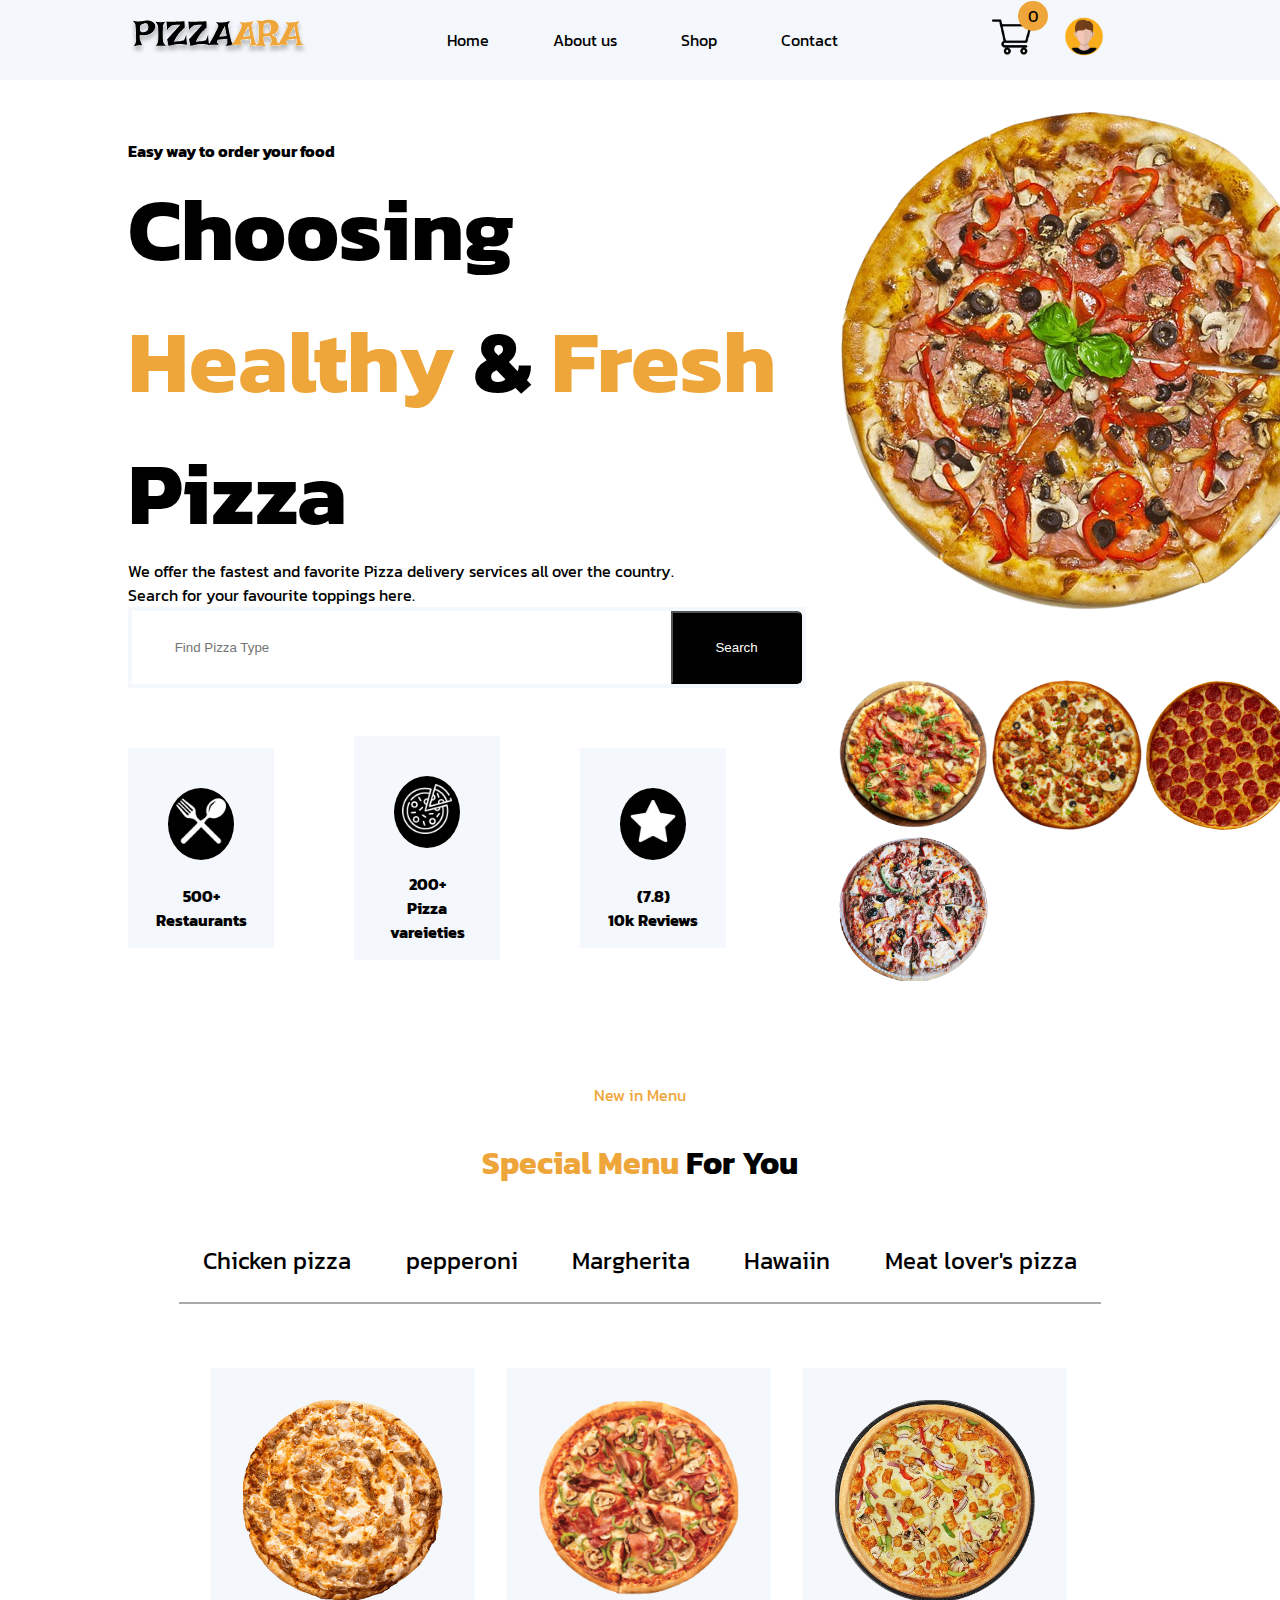
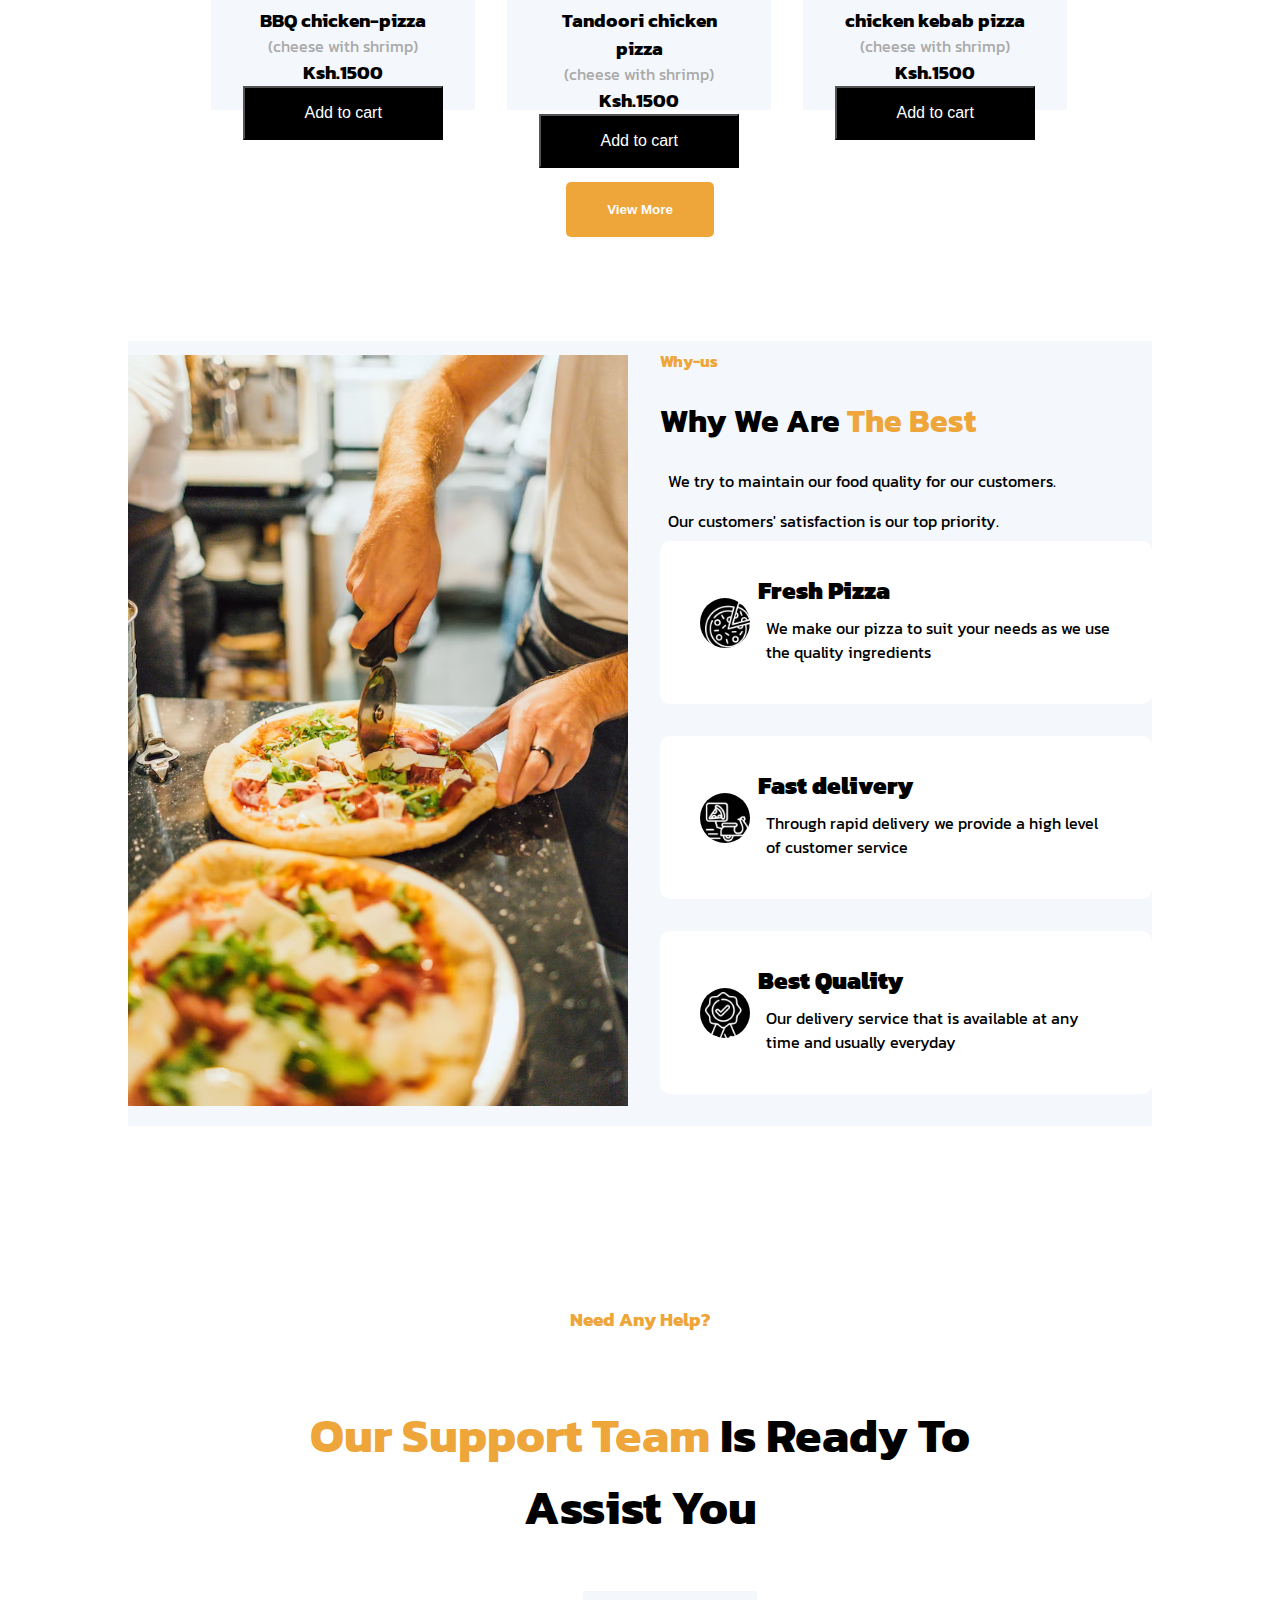
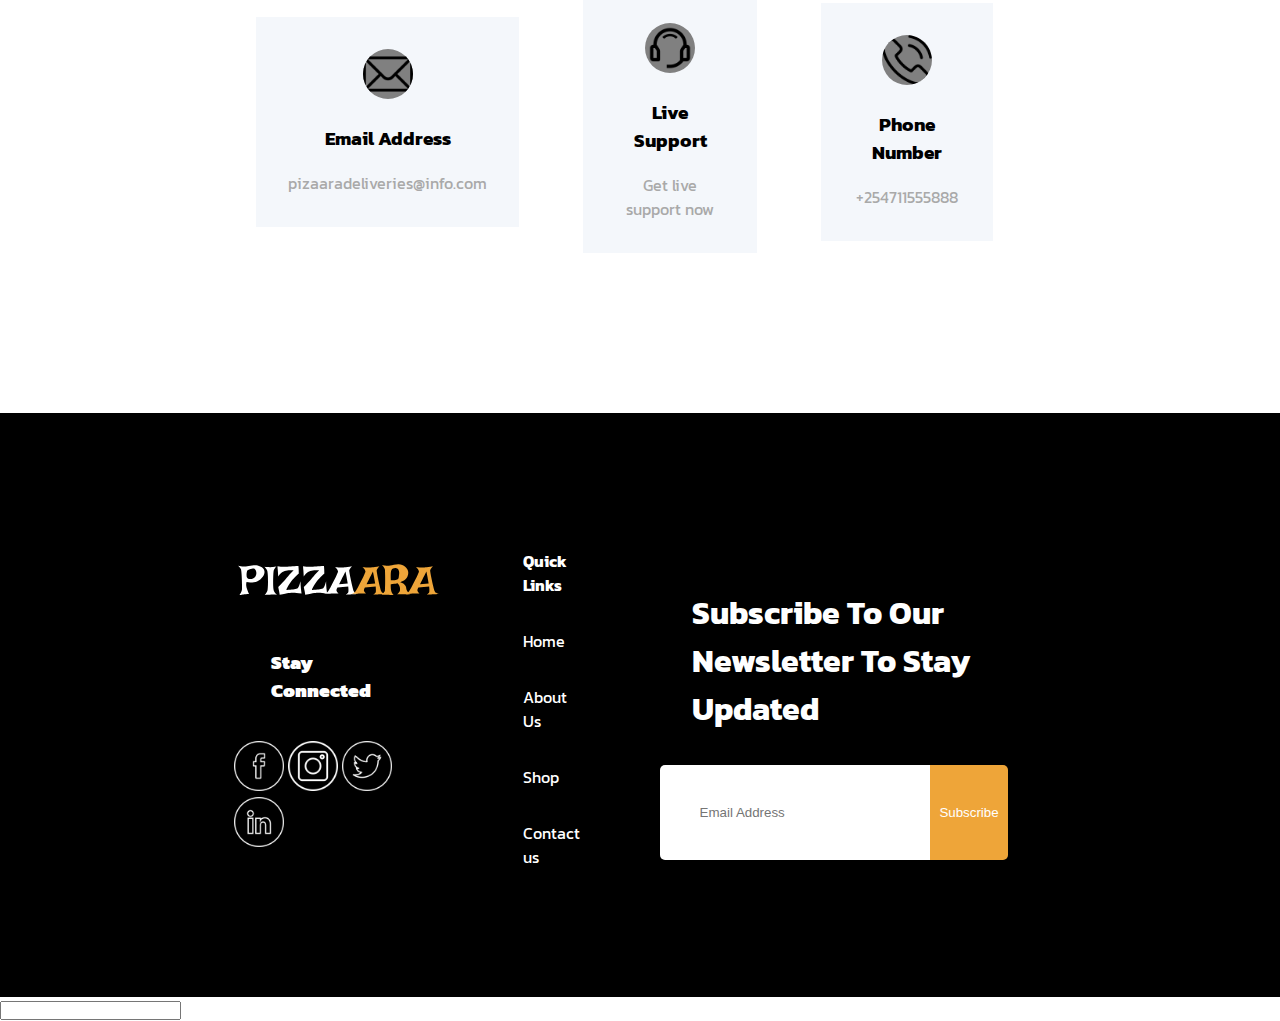
<file: index.html>
<!DOCTYPE html>
<html lang="en">
  <head>
    <link
      rel="stylesheet"
      href="https://cdnjs.cloudflare.com/ajax/libs/font-awesome/6.4.0/css/all.min.css"
      integrity="sha512-iecdLmaskl7CVkqkXNQ/ZH/XLlvWZOJyj7Yy7tcenmpD1ypASozpmT/E0iPtmFIB46ZmdtAc9eNBvH0H/ZpiBw=="
      crossorigin="anonymous"
      referrerpolicy="no-referrer"
    />
    <link rel="preconnect" href="https://fonts.googleapis.com" />
    <link rel="preconnect" href="https://fonts.gstatic.com" crossorigin />
    <link
      href="https://fonts.googleapis.com/css2?family=Kanit:wght@400;700&display=swap"
      rel="stylesheet"
    />
    <link href="CSS/style.css" rel="stylesheet" />
    <meta charset="UTF-8" />
    <meta http-equiv="X-UA-Compatible" content="IE=edge" />
    <meta name="viewport" content="width=device-width, initial-scale=1.0" />
    <title>Pizzaara Deliveries</title>
  </head>
  <body>
    <header>
      <nav class="nav">
        <div class="container">
          <div class="nav__container">
            <div class="nav__left">
              <img src="images/logo.svg" alt="logo for pizzaara deliveries" />
            </div>
            <div class="nav__center">
              <ul>
                <li><a href="./index.html">Home</a></li>
                <li><a href="#">About us</a></li>
                <li><a href="./shop.html">Shop</a></li>
                <li><a href=" ./contact.html">Contact</a></li>
              </ul>
            </div>
            <div class="nav__right">
              
              <ul>
                <li>
                  
                  <span  id="counter" class="nav__right--counter">0</span>
                  <img
                    width="40"
                    src="images/shopping-cart.png"
                    alt="shopping-cart"
                  />
                  <span class="nav__box" id="cart-preview">
                    <h3>Cart</h3>
                    <p>Cart is empty</p>
                  </span>
                </li>
                <li>
                  <img width="40" src="images/avatar.png" alt="user profile" />
                </li>
                <li><i class="fa-solid fa-bars-staggered"></i></li>
              </ul>
            </div>
          </div>
        </div>

      </nav>
      <section class="hero">
        <div class="container">
          <div class="hero__container">
            <div class="hero__left">
              <p><strong>Easy way to order your food</strong></p>
              <h1>
                Choosing <span class="hero__left--orange">Healthy</span> &
                <span class="hero__left--orange"> Fresh </span>Pizza
              </h1>
              <p>
                We offer the fastest and favorite Pizza delivery services all
                over the country.
              </p>
              <p>Search for your favourite toppings here.</p>
              <div class="hero__left--search">
                <i class="fa-solid fa-magnifying-glass fa-2x"></i>
                <form>
                  <input placeholder="Find Pizza Type" type="text" />
                  <button type="submit">Search</button>
                </form>
              </div>

              <div class="hero__left__stats">
                <div class="hero__left__stats--gray">
                  <div class="hero__left__stats--img">
                    <img
                      width="50"
                      src="images/cutlery.png"
                      alt="these are cutlery"
                    />
                  </div>
                  <p><strong>500+</strong></p>
                  <p><strong>Restaurants</strong></p>
                </div>
                <div class="hero__left__stats--gray">
                  <div class="hero__left__stats--img">
                    <img
                      width="50"
                      src="images/fresh-pizza.png"
                      alt="they are fresh-pizza"
                    />
                  </div>
                  <p><strong>200+</strong></p>
                  <p><strong>Pizza vareieties</strong></p>
                </div>
                <div class="hero__left__stats--gray">
                  <div class="hero__left__stats--img">
                    <img width="50" src="images/star.png" alt="star" />
                  </div>
                  <p><strong>(7.8)</strong></p>
                  <p><strong>10k Reviews</strong></p>
                </div>
              </div>
            </div>
            <div class="hero__right">
              <div>
                <div class="hero__right--large">
                  <img src="images/hero-pizza.png" alt="hero-pizza" />
                </div>
                <div class="hero__right--small">
                  <img width="150" src="images/pizza-1.png" alt="pizza-1" />
                  <img width="150" src="images/pizza-2.png" alt="pizza-2" />
                  <img width="150" src="images/pizza-3.png" alt="pizza-3" />
                  <img width="150" src="images/pizza-4.png" alt="pizza-4" />
                </div>
              </div>
            </div>
          </div>
        </div>
      </section>
    </header>

    <!-- Main Part Starts Here -->
    <main>
      <section class="menu">
        <div class="container">
          <div>
            <p><span class="orange">New in Menu </span></p>
            <h2><span class="menu__orange"> Special Menu </span> For You</h2>
          </div>
          <div>
            <ul >
              <li class="select">Chicken pizza</li>
              <li class="select">pepperoni</li>
              <li class="select">Margherita</li>
              <li class="select">Hawaiin</li>
              <li class="select">Meat lover's pizza</li>
            </ul>
          </div>
          <div class="menu__container">
            <!-- Chicken Pizza -->
            <div class="menu__item chicken">
              <div class="img">
                <img
                  width="200"
                  src="images/barbecue-chicken-pizza.png"
                  alt=" chicken-pizza"
                />
                <h3>BBQ chicken-pizza</h3>
                <p>(cheese with shrimp)</p>
                <h3 data-price="1500">Ksh.1500</h3>
                <button class="btn-black add-to-cart">Add to cart</button>
              </div>
              <div class="img">
                <img
                  width="200"
                  src="images/tandoori-chicken.png"
                  alt=" tandoori pizza"
                />
                <h3>Tandoori chicken pizza</h3>
                <p>(cheese with shrimp)</p>
                <h3 data-price="1500">Ksh.1500</h3>
                <button class="btn-black add-to-cart">Add to cart</button>
              </div>
              <div class="img">
                <img
                  width="200"
                  src="images/chicken-kebab.png"
                  alt=" kebab-pizza"
                />
                <h3>chicken kebab pizza</h3>
                <p>(cheese with shrimp)</p>
                <h3 data-price="1500">Ksh.1500</h3>
                <button class="btn-black add-to-cart">Add to cart</button>
              </div>
            </div>

            <!-- Pepperoni Pizza -->
            <div class="menu__item pepperoni">
              <div class="img">
                <img
                  width="200"
                  src="images/barbecue-chicken-pizza.png"
                  alt=" chicken-pizza"
                />
                <h3>BBQ pepperoni-pizza</h3>
                <p>(cheese with shrimp)</p>
                <h3 data-price="1500">Ksh.1500</h3>
                <button class="btn-black add-to-cart">Add to cart</button>
              </div>
              <div class="img">
                <img
                  width="200"
                  src="images/tandoori-chicken.png"
                  alt=" tandoori pizza"
                />
                <h3>Tandoori pepperoni pizza</h3>
                <p>(cheese with shrimp)</p>
                <h3 data-price="1500">Ksh.1500</h3>
                <button class="btn-black add-to-cart">Add to cart</button>
              </div>
              <div class="img">
                <img
                  width="200"
                  src="images/chicken-kebab.png"
                  alt=" kebab-pizza"
                />
                <h3>pepperoni kebab pizza</h3>
                <p>(cheese with shrimp)</p>
                <h3 data-price="1500">Ksh.1500</h3>
                <button class="btn-black add-to-cart">Add to cart</button>
              </div>
            </div>

            <!-- Magherita Pizza -->
            <div class="menu__item magherita">
              <div class="img">
                <img
                  width="200"
                  src="images/barbecue-chicken-pizza.png"
                  alt=" chicken-pizza"
                />
                <h3>BBQ magherita-pizza</h3>
                <p>(cheese with shrimp)</p>
                <h3 data-price="1500">Ksh.1500</h3>
                <button class="btn-black add-to-cart">Add to cart</button>
              </div>
              <div class="img">
                <img
                  width="200"
                  src="images/tandoori-chicken.png"
                  alt=" tandoori pizza"
                />
                <h3>Tandoori magherita pizza</h3>
                <p>(cheese with shrimp)</p>
                <h3 data-price="1500">Ksh.1500</h3>
                <button class="btn-black add-to-cart">Add to cart</button>
              </div>
              <div class="img">
                <img
                  width="200"
                  src="images/chicken-kebab.png"
                  alt=" kebab-pizza"
                />
                <h3>magherita kebab pizza</h3>
                <p>(cheese with shrimp)</p>
                <h3 data-price="1500">Ksh.1500</h3>
                <button class="btn-black add-to-cart">Add to cart</button>
              </div>
            </div>

            <!-- Hawaiian Pizza -->
            <div class="menu__item hawaiian">
              <div class="img">
                <img
                  width="200"
                  src="images/barbecue-chicken-pizza.png"
                  alt=" chicken-pizza"
                />
                <h3>BBQ Hawaiian-pizza</h3>
                <p>(cheese with shrimp)</p>
                <h3 data-price="1500">Ksh.1500</h3>
                <button class="btn-black add-to-cart">Add to cart</button>
              </div>
              <div class="img">
                <img
                  width="200"
                  src="images/tandoori-chicken.png"
                  alt=" tandoori pizza"
                />
                <h3>Tandoori Hawaiian pizza</h3>
                <p>(cheese with shrimp)</p>
                <h3 data-price="1500">Ksh.1500</h3>
                <button class="btn-black add-to-cart">Add to cart</button>
              </div>
              <div class="img">
                <img
                  width="200"
                  src="images/chicken-kebab.png"
                  alt=" kebab-pizza"
                />
                <h3>Hawaiian kebab pizza</h3>
                <p>(cheese with shrimp)</p>
                <h3 data-price="1500">Ksh.1500</h3>
                <button class="btn-black add-to-cart">Add to cart</button>
              </div>
            </div>

            <!-- Meat Lovers Pizza -->
            <div class="menu__item meatlovers">
              <div class="img">
                <img
                  width="200"
                  src="images/barbecue-chicken-pizza.png"
                  alt=" chicken-pizza"
                />
                <h3>BBQ Meat Lovers-pizza</h3>
                <p>(cheese with shrimp)</p>
                <h3 data-price="1500">Ksh.1500</h3>
                <button class="btn-black add-to-cart">Add to cart</button>
              </div>
              <div class="img">
                <img
                  width="200"
                  src="images/tandoori-chicken.png"
                  alt=" tandoori pizza"
                />
                <h3>Tandoori Meat Lovers pizza</h3>
                <p>(cheese with shrimp)</p>
                <h3 data-price="1500">Ksh.1500</h3>
                <button class="btn-black add-to-cart">Add to cart</button>
              </div>
              <div class="img">
                <img
                  width="200"
                  src="images/chicken-kebab.png"
                  alt=" kebab-pizza"
                />
                <h3>Meat Lovers kebab pizza</h3>
                <p>(cheese with shrimp)</p>
                <h3 data-price="1500">Ksh.1500</h3>
                <button class="btn-black add-to-cart">Add to cart</button>
              </div>
            </div>
          </div>
          <div><button class="btn-orange">View More</button></div>
        </div>
      </section>

      <section class="testimonials">
        <div class="container">
          <div class="testimonials__container">
            <div class="testimonials__left">
              <img width="500" src="images/why-us.png" alt="why-us" />
            </div>
            <div class="testimonials__right">
              <div>
                <h4>Why-us</h4>
                <h2>
                  Why We Are
                  <span class="testimonials__right--orange">The Best </span>
                </h2>
                <p class="testimonial__black">
                  We try to maintain our food quality for our customers.
                </p>
                <p>Our customers' satisfaction is our top priority.</p>
              </div>
              <div class="testimonials__stats">
                <div class="testimonials__right--stats">
                  <div class="img">
                    <img width="50" src="images/fresh-pizza.png" alt="fresh" />
                  </div>
                  <div>
                    <h3><strong>Fresh Pizza</strong></h3>
                    <p>
                      We make our pizza to suit your needs as we use the quality
                      ingredients
                    </p>
                  </div>
                </div>
                <div class="testimonials__right--stats">
                  <div class="img">
                    <img
                      width="50"
                      src="images/fast-delivery.png"
                      alt="fast-delivery"
                    />
                  </div>
                  <div>
                    <h3><strong>Fast delivery</strong></h3>
                    <p>
                      Through rapid delivery we provide a high level of customer
                      service
                    </p>
                  </div>
                </div>
                <div class="testimonials__right--stats">
                  <div class="img">
                    <img width="50" src="images/quality.png" alt="quality" />
                  </div>
                  <div>
                    <h3><strong>Best Quality</strong></h3>
                    <p>
                      Our delivery service that is available at any time and
                      usually everyday
                    </p>
                  </div>
                </div>
              </div>
            </div>
          </div>
        </div>
      </section>

      <section class="support">
        <div class="container">
          <div>
            <h3><span class="support__orange">Need Any Help?</span></h3>
            <h2>
              <span class="support__orange">Our Support Team</span> Is Ready To
              Assist You
            </h2>
          </div>
          <div class="support__container">
            <div class="img">
              <img class="images" width="50" src="images/mail.png" alt="mail" />
              <h3>Email Address</h3>
              <p>pizaaradeliveries@info.com</p>
            </div>

            <div class="img">
              <img
                class="images"
                width="50"
                src="images/live-support.png"
                alt="support live"
              />
              <h3>Live Support</h3>
              <p>
                Get live support now
                <i class="fa-solid fa-arrow-right-long"></i>
              </p>
            </div>

            <div class="img">
              <img
                class="images"
                width="50"
                src="images/phone.png"
                alt="phone call"
              />
              <h3>Phone Number</h3>
              <p>+254711555888</p>
            </div>
          </div>
        </div>
      </section>
    </main>
    <!-- main part ends here -->

    <!-- footer starts here -->
    <footer>
      <section class="footer">
        <div class="container">
          <div class="footer__container">
            <div class="footer__section">
              <div><img src="images/logo_light.svg" alt="logo" /></div>
              <h3><strong>Stay Connected</strong></h3>
              <div class="footer__section--socials">
                <img width="50" src="images/facebook.png" alt="facebook" />
                <img width="50" src="images/instagram.png" alt="instagram" />
                <img width="50" src="images/twitter.png" alt="twitter" />
                <img width="50" src="images/linkedin.png" alt="linkedin" />
              </div>
            </div>
            <div class="footer__section">
              <h4>Quick Links</h4>
              <ul >
                <li><a href="./index.html">Home</a></li>
                <li><a href="#">About Us</a></li>
                <li><a href="./shop.html">Shop</a></li>
                <li><a href="./contact.html">Contact us</a></li>
              </ul>
            </div>
            <div class="footer__section">
              <div>
                <p>Subscribe To Our Newsletter To Stay Updated</p>
                <form>
                  <input placeholder="Email Address" type="email" />
                  <button type="submit">Subscribe</button>
                </form>
              </div>
            </div>
          </div>
        </div>
      </section>
    </footer>
    <!-- footer ends here -->
    <script src="js/app.js"></script>
    <script src="js/cart.js"></script>
  </body>
</html>


<input type="text">
</file>
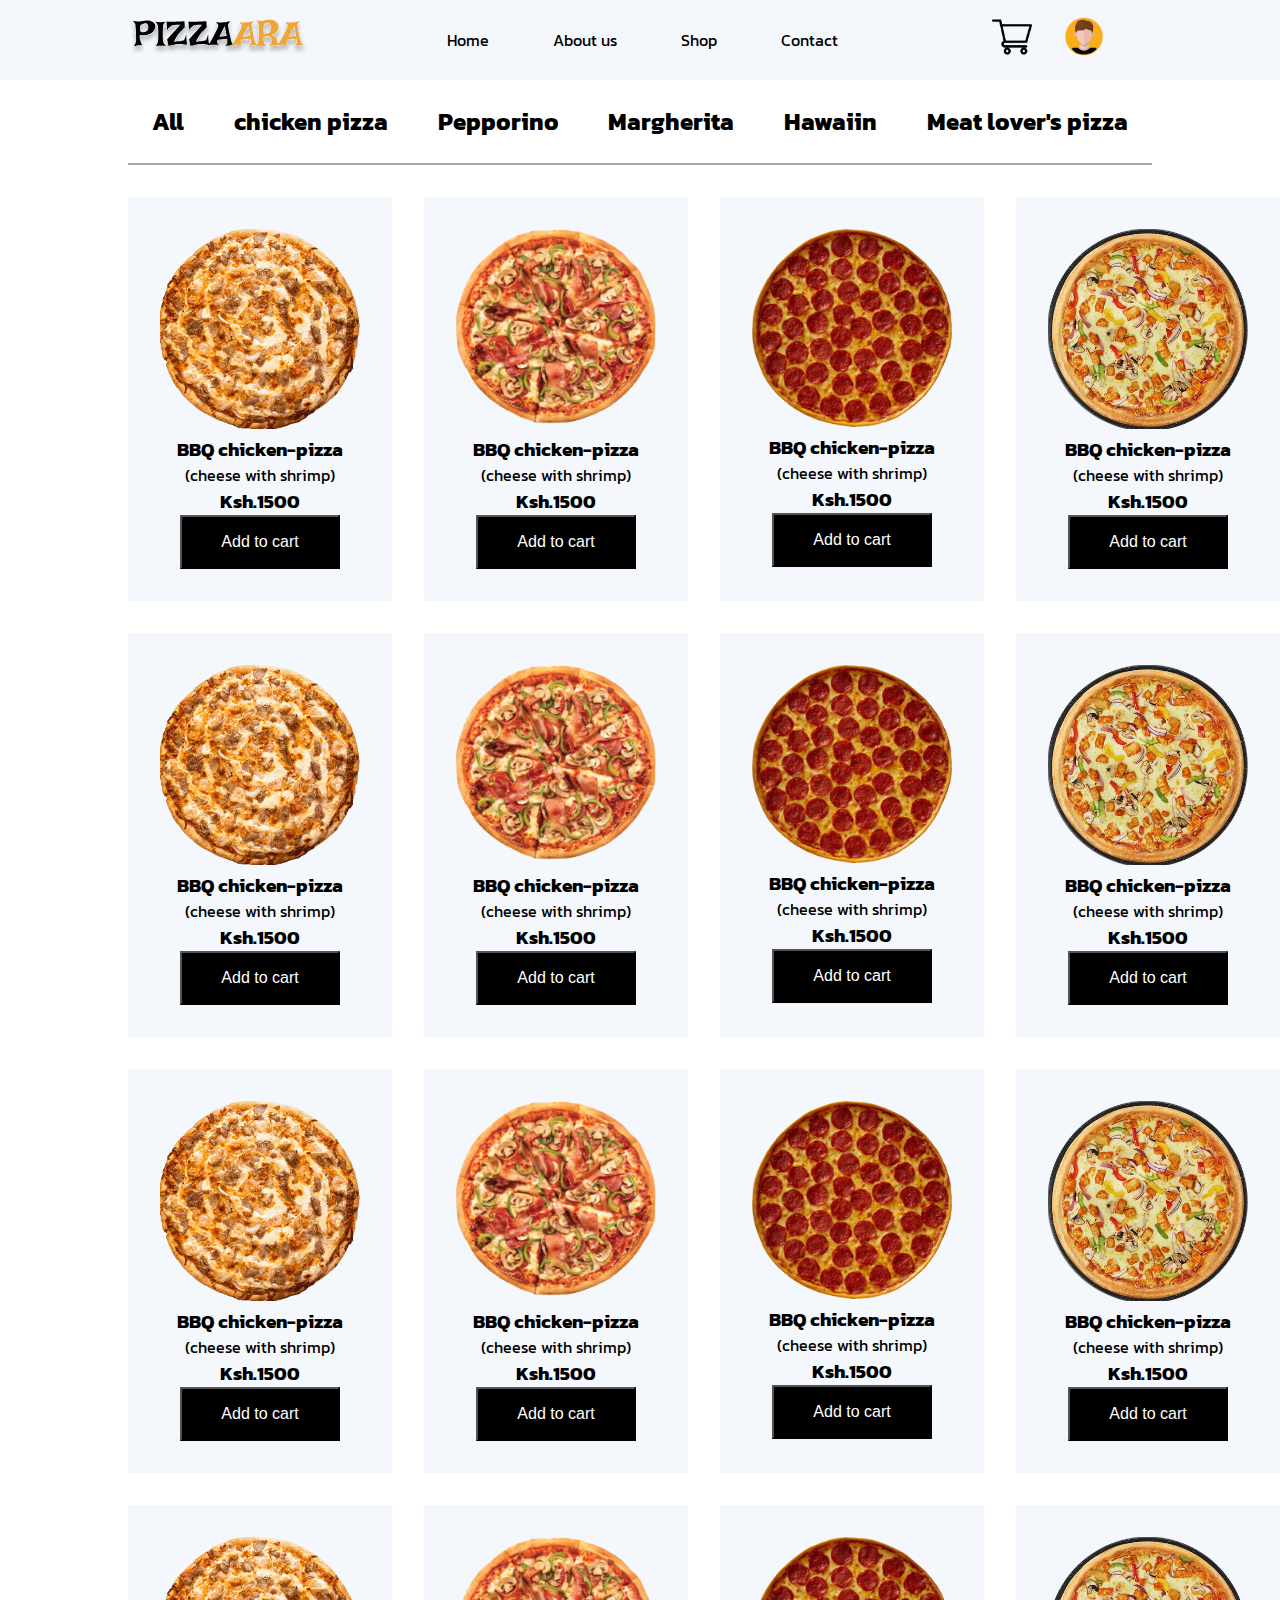
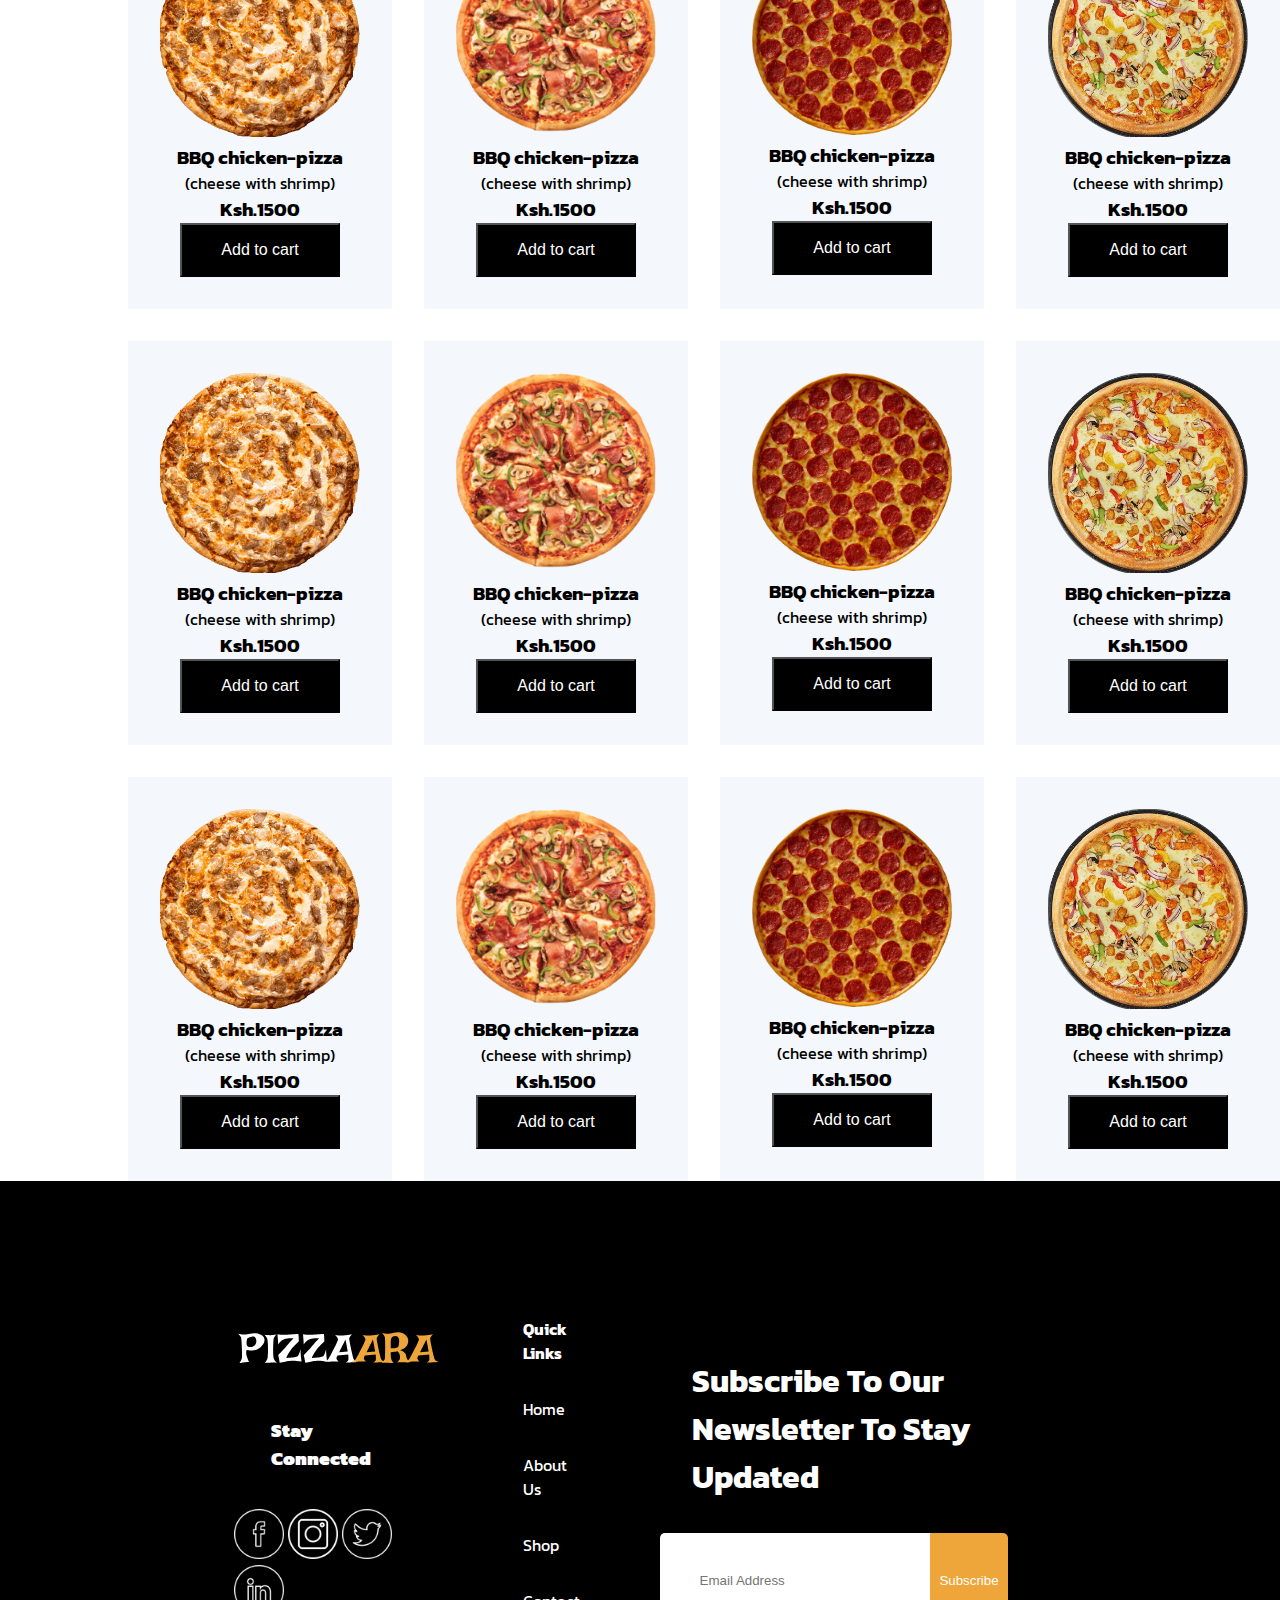
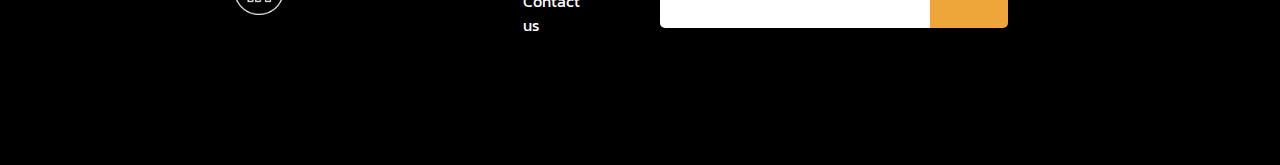
<file: shop.html>
<!DOCTYPE html>
<html lang="en">
  <head>
    <link
      rel="stylesheet"
      href="https://cdnjs.cloudflare.com/ajax/libs/font-awesome/6.4.0/css/all.min.css"
      integrity="sha512-iecdLmaskl7CVkqkXNQ/ZH/XLlvWZOJyj7Yy7tcenmpD1ypASozpmT/E0iPtmFIB46ZmdtAc9eNBvH0H/ZpiBw=="
      crossorigin="anonymous"
      referrerpolicy="no-referrer"
    />
    <link rel="preconnect" href="https://fonts.googleapis.com" />
    <link rel="preconnect" href="https://fonts.gstatic.com" crossorigin />
    <link
      href="https://fonts.googleapis.com/css2?family=Kanit:wght@400;700&display=swap"
      rel="stylesheet"
    />
    <link href="CSS/style.css" rel="stylesheet" />
    <meta charset="UTF-8" />
    <meta http-equiv="X-UA-Compatible" content="IE=edge" />
    <meta name="viewport" content="width=device-width, initial-scale=1.0" />
    <title>shop</title>
  </head>
  <body>
    <nav class="nav">
      <div class="container">
        <div class="nav__container">
          <div class="nav__left">
            <img src="images/logo.svg" alt="logo for pizzaara deliveries" />
          </div>
          <div class="nav__center">
            <ul>
              <li><a href="./index.html">Home</a></li>
              <li><a href="#">About us</a></li>
              <li><a href="./shop.html">Shop</a></li>
              <li><a href=" ./contact.html">Contact</a></li>
            </ul>
          </div>
          <div class="nav__right">
            <ul>
              <li>
                <img
                  width="40"
                  src="images/shopping-cart.png"
                  alt="shopping-cart"
                />
              </li>
              <li>
                <img width="40" src="images/avatar.png" alt="user profile" />
              </li>
              <li><i class="fa-solid fa-bars-staggered"></i></li>
            </ul>
          </div>
        </div>
      </div>
    </nav>
    <main>
      <section class="shop">
        <div class="container">
            <div>
              <ul>
                <li><strong>All</strong></li>
                <li><strong>chicken pizza</strong></li>
                <li><strong>Pepporino</strong></li>
                <li><strong>Margherita</strong></li>
                <li><strong>Hawaiin</strong></li>
                <li><strong>Meat lover's pizza</strong></li>
              </ul>
            </div>
            <div class="shop__container">
              <div class="img">
                <img
                  width="200"
                  src="images/barbecue-chicken-pizza.png"
                  alt=" chicken-pizza"
                />
                <h3>BBQ chicken-pizza</h3>
                <p>(cheese with shrimp)</p>
                <h3>Ksh.1500</h3>
                <button class="btn-black">Add to cart</button>
              </div>
              <div class="img">
                <img
                  width="200"
                  src="images/tandoori-chicken.png"
                  alt=" tandoori pizza"
                />
                <h3>BBQ chicken-pizza
                </h3>
                <p>(cheese with shrimp)</p>
                <h3>Ksh.1500</h3>
                <button class="btn-black">Add to cart</button>
              </div>
              <div class="img">
                <img width="200" src="images/pizza-3.png" alt=" kebab-pizza" />
                <h3>BBQ chicken-pizza
                </h3>
                <p>(cheese with shrimp)</p>
                <h3>Ksh.1500</h3>
                <button class="btn-black">Add to cart</button>
              </div>
              <div class="img">
                <img
                  width="200"
                  src="images/chicken-kebab.png"
                  alt=" kebab-pizza"
                />
                <h3>BBQ chicken-pizza
                </h3>
                <p>(cheese with shrimp)</p>
                <h3>Ksh.1500</h3>
                <button class="btn-black">Add to cart</button>
              </div>
            <div class="img">
              <img
                width="200"
                src="images/barbecue-chicken-pizza.png"
                alt=" chicken-pizza"
              />
              <h3>BBQ chicken-pizza</h3>
              <p>(cheese with shrimp)</p>
              <h3>Ksh.1500</h3>
              <button class="btn-black">Add to cart</button>
            </div>
            <div class="img">
              <img
                width="200"
                src="images/tandoori-chicken.png"
                alt=" tandoori pizza"
              />
              <h3>BBQ chicken-pizza
              </h3>
              <p>(cheese with shrimp)</p>
              <h3>Ksh.1500</h3>
              <button class="btn-black">Add to cart</button>
            </div>
            <div class="img">
              <img width="200" src="images/pizza-3.png" alt=" kebab-pizza" />
              <h3>BBQ chicken-pizza
              </h3>
              <p>(cheese with shrimp)</p>
              <h3>Ksh.1500</h3>
              <button class="btn-black">Add to cart</button>
            </div>
            <div class="img">
              <img
                width="200"
                src="images/chicken-kebab.png"
                alt=" kebab-pizza"
              />
              <h3>BBQ chicken-pizza
              </h3>
              <p>(cheese with shrimp)</p>
              <h3>Ksh.1500</h3>
              <button class="btn-black">Add to cart</button>
            </div>
            <div class="img">
              <img
                width="200"
                src="images/barbecue-chicken-pizza.png"
                alt=" chicken-pizza"
              />
              <h3>BBQ chicken-pizza
              </h3>
              <p>(cheese with shrimp)</p>
              <h3>Ksh.1500</h3>
              <button class="btn-black">Add to cart</button>
            </div>
            <div class="img">
              <img
                width="200"
                src="images/tandoori-chicken.png"
                alt=" tandoori pizza"
              />
              <h3>BBQ chicken-pizza
              </h3>
              <p>(cheese with shrimp)</p>
              <h3>Ksh.1500</h3>
              <button class="btn-black">Add to cart</button>
            </div>
            <div class="img">
              <img width="200" src="images/pizza-3.png" alt=" kebab-pizza" />
              <h3>BBQ chicken-pizza
              </h3>
              <p>(cheese with shrimp)</p>
              <h3>Ksh.1500</h3>
              <button class="btn-black">Add to cart</button>
            </div>
            <div class="img">
              <img
                width="200"
                src="images/chicken-kebab.png"
                alt=" kebab-pizza"
              />
              <h3>BBQ chicken-pizza
              </h3>
              <p>(cheese with shrimp)</p>
              <h3>Ksh.1500</h3>
              <button class="btn-black">Add to cart</button>
            </div>
            <div class="img">
              <img
                width="200"
                src="images/barbecue-chicken-pizza.png"
                alt=" chicken-pizza"
              />
              <h3>BBQ chicken-pizza</h3>
              <p>(cheese with shrimp)</p>
              <h3>Ksh.1500</h3>
              <button class="btn-black">Add to cart</button>
            </div>
            <div class="img">
              <img
                width="200"
                src="images/tandoori-chicken.png"
                alt=" tandoori pizza"
              />
              <h3>BBQ chicken-pizza
              </h3>
              <p>(cheese with shrimp)</p>
              <h3>Ksh.1500</h3>
              <button class="btn-black">Add to cart</button>
            </div>
            <div class="img">
              <img width="200" src="images/pizza-3.png" alt=" kebab-pizza" />
              <h3>BBQ chicken-pizza
              </h3>
              <p>(cheese with shrimp)</p>
              <h3>Ksh.1500</h3>
              <button class="btn-black">Add to cart</button>
            </div>
            <div class="img">
              <img
                width="200"
                src="images/chicken-kebab.png"
                alt=" kebab-pizza"
              />
              <h3>BBQ chicken-pizza
              </h3>
              <p>(cheese with shrimp)</p>
              <h3>Ksh.1500</h3>
              <button class="btn-black">Add to cart</button>
            </div>
            <div class="img">
              <img
                width="200"
                src="images/barbecue-chicken-pizza.png"
                alt=" chicken-pizza"
              />
              <h3>BBQ chicken-pizza</h3>
              <p>(cheese with shrimp)</p>
              <h3>Ksh.1500</h3>
              <button class="btn-black">Add to cart</button>
            </div>
            <div class="img">
              <img
                width="200"
                src="images/tandoori-chicken.png"
                alt=" tandoori pizza"
              />
              <h3>BBQ chicken-pizza
              </h3>
              <p>(cheese with shrimp)</p>
              <h3>Ksh.1500</h3>
              <button class="btn-black">Add to cart</button>
            </div>
            <div class="img">
              <img width="200" src="images/pizza-3.png" alt=" kebab-pizza" />
              <h3>BBQ chicken-pizza
              </h3>
              <p>(cheese with shrimp)</p>
              <h3>Ksh.1500</h3>
              <button class="btn-black">Add to cart</button>
            </div>
            <div class="img">
              <img
                width="200"
                src="images/chicken-kebab.png"
                alt=" kebab-pizza"
              />
              <h3>BBQ chicken-pizza
              </h3>
              <p>(cheese with shrimp)</p>
              <h3>Ksh.1500</h3>
              <button class="btn-black">Add to cart</button>
            </div>
            
            <div class="img">
              <img
                width="200"
                src="images/barbecue-chicken-pizza.png"
                alt=" chicken-pizza"
              />
              <h3>BBQ chicken-pizza</h3>
              <p>(cheese with shrimp)</p>
              <h3>Ksh.1500</h3>
              <button class="btn-black">Add to cart</button>
            </div>
            <div class="img">
              <img
                width="200"
                src="images/tandoori-chicken.png"
                alt=" tandoori pizza"
              />
              <h3>BBQ chicken-pizza
              </h3>
              <p>(cheese with shrimp)</p>
              <h3>Ksh.1500</h3>
              <button class="btn-black">Add to cart</button>
            </div>
            <div class="img">
              <img width="200" src="images/pizza-3.png" alt=" kebab-pizza" />
              <h3>BBQ chicken-pizza
              </h3>
              <p>(cheese with shrimp)</p>
              <h3>Ksh.1500</h3>
              <button class="btn-black">Add to cart</button>
            </div>
            <div class="img">
              <img
                width="200"
                src="images/chicken-kebab.png"
                alt=" kebab-pizza"
              />
              <h3>BBQ chicken-pizza
              </h3>
              <p>(cheese with shrimp)</p>
              <h3>Ksh.1500</h3>
              <button class="btn-black">Add to cart</button>
            </div>
          </div>
        </div>
      </section>
    </main>
    <!-- footer starts here -->
    <footer>
      <section class="footer">
        <div class="container">
          <div class="footer__container">
            <div class="footer__section">
              <div><img src="images/logo_light.svg" alt="logo" /></div>
              <h3><strong>Stay Connected</strong></h3>
              <div class="footer__section--socials">
                <img width="50" src="images/facebook.png" alt="facebook" />
                <img width="50" src="images/instagram.png" alt="instagram" />
                <img width="50" src="images/twitter.png" alt="twitter" />
                <img width="50" src="images/linkedin.png" alt="linkedin" />
              </div>
            </div>
            <div class="footer__section">
              <h4>Quick Links</h4>
              <ul>
                <li><a href="./index.html">Home</a></li>
                <li><a href="#">About Us</a></li>
                <li><a href="./shop.html">Shop</a></li>
                <li><a href="./contact.html">Contact us</a></li>
              </ul>
            </div>
            <div class="footer__section">
              <div>
                <p>Subscribe To Our Newsletter To Stay Updated</p>
                <form>
                  <input placeholder="Email Address" type="email" />
                  <button type="submit">Subscribe</button>
                </form>
              </div>
            </div>
          </div>
        </div>
      </section>
    </footer>
    <!-- footer ends here -->
    <script src="js/app.js"></script>
  </body>
</html>
</file>
<file: CSS/style.css>
* {
  padding: 0;
  margin: 0;
  box-sizing: border-box;
}

.container {
  margin: 0 auto;
  width: 80%;
}

ul li {
  list-style-type: none;
}

a {
  text-decoration: none;
}

body {
  font-family: "Kanit", sans-serif;
}

.pepperoni, .magherita, .hawaiian, .meatlovers {
  display: none;
}

.chicken {
  display: flex;
}

.nav {
  background-color: #f4f7fb;
}
.nav__container {
  display: flex;
  justify-content: space-between;
  align-items: center;
  flex-direction: row;
}
.nav ul {
  display: flex;
  justify-content: space-between;
  align-items: center;
  flex-direction: row;
}
.nav ul li {
  position: relative;
  padding: 1em;
  font-size: 1rem;
}
.nav ul li a {
  color: #000;
  padding: 1em;
}
.nav ul li a:hover {
  background-color: #eea539;
  color: #fff;
}
.nav__right ul li:first-child:hover > span:last-child {
  display: block;
}
.nav__right--counter {
  display: block;
  height: 30px;
  width: 30px;
  background-color: #eea539;
  display: flex;
  justify-content: center;
  align-items: center;
  flex-direction: row;
  border-radius: 50%;
  position: absolute;
  right: 0;
  top: 0;
}
.nav__box {
  min-height: 200px;
  width: 400px;
  background-color: #fff;
  box-shadow: 1px 1px 5px darkgrey;
  position: absolute;
  top: 80%;
  left: -40%;
  border-radius: 5px;
  display: none;
}
.nav__box p {
  text-align: center;
}
.nav__box h3 {
  text-align: center;
}

.hero__container {
  display: flex;
  justify-content: space-between;
  align-items: center;
  flex-direction: row;
}
.hero__container h1 {
  font-size: 5.5rem;
}
.hero__container form {
  width: 100%;
  font-size: 0;
}
.hero__container input {
  padding: 2em;
  border: none;
  outline: none;
  width: 80%;
}
.hero__container button {
  padding: 2em 0;
  width: 20%;
  background-color: #000;
  color: #fff;
  border-top-right-radius: 5px;
  border-bottom-right-radius: 5px;
  border-top-left-radius: 0;
  border-bottom-left-radius: 0;
}
.hero__left--orange {
  color: #eea539;
}
.hero__left--search {
  display: flex;
  justify-content: flex-start;
  align-items: center;
  flex-direction: row;
  border: 4px solid #f4f7fb;
  padding-left: 1em;
}
.hero__left__stats {
  display: flex;
  justify-content: space-between;
  align-items: center;
  flex-direction: row;
  margin-top: 3em;
}
.hero__left__stats--gray {
  border: 2px;
  background-color: #f4f7fb;
  padding: 1em;
  margin-right: 5em;
}
.hero__left__stats--gray div {
  border-radius: 50%;
  background-color: #000;
  padding: 0.5em;
  margin: 1.5em;
}
.hero__left__stats--gray p {
  text-align: center;
}
.hero__left, .hero__right {
  flex: 1;
}
.hero__right {
  display: flex;
  justify-content: space-between;
  align-items: center;
  flex-direction: column;
}
.hero__right--large {
  padding: 2em;
}
.hero__right--small {
  padding: 2em;
}

.menu {
  padding: 4em;
}
.menu p {
  text-align: center;
  color: darkgray;
}
.menu .orange {
  color: #eea539;
}
.menu__container > div {
  padding: 2em;
}
.menu ul {
  display: flex;
  justify-content: space-between;
  align-items: center;
  flex-direction: row;
  border-bottom: 2px solid darkgray;
}
.menu ul li {
  padding: auto;
  margin: 1em;
  text-align: center;
  font-size: 1.5rem;
}
.menu h2 {
  text-align: center;
  padding: 1em;
  font-size: 2rem;
}
.menu h3 {
  text-align: center;
}
.menu__orange {
  color: #eea539;
}
.menu .img {
  background-color: #f4f7fb;
  border: 2px;
  margin-right: 2em;
  padding: 2em;
  height: 38vh;
  margin-top: 2em;
}
.menu .btn-black {
  background-color: #000;
  color: #fff;
  font-size: 1rem;
  width: 100%;
  padding: 1em;
}
.menu .btn-orange {
  background-color: #eea539;
  border: none;
  border-radius: 5px;
  font-weight: bolder;
  width: 16%;
  color: #fff;
  padding: 1.5em;
  margin: 3em auto;
  display: block;
}

.active {
  color: #eea539;
  border-bottom: 6px solid #eea539;
}

.testimonials__container {
  display: flex;
  justify-content: space-between;
  align-items: center;
  flex-direction: row;
  background-color: #f4f7fb;
  gap: 2em;
}
.testimonials__right--orange {
  color: #eea539;
}
.testimonials h4 {
  color: #eea539;
  padding: 0.5em 0;
}
.testimonials h2 {
  font-size: 2rem;
  padding: 0.5em 0;
}
.testimonials h3 {
  font-size: 1.5rem;
}
.testimonials p {
  font-size: 1rem;
  padding: 0.5em;
}
.testimonials__right--stats {
  background-color: #fff;
  padding: 2em;
  margin-bottom: 2em;
  border-radius: 10px;
  display: flex;
  justify-content: center;
  align-items: center;
  flex-direction: row;
}
.testimonials .img {
  background-color: #000;
  border-radius: 50%;
  height: 50px;
  width: 50px;
  margin: 0.5em;
  padding: 0.3em;
}

.support {
  margin: 10em;
}
.support__container {
  display: flex;
  justify-content: space-between;
  align-items: center;
  flex-direction: row;
}
.support .img {
  padding: 2em;
  background-color: #f4f7fb;
  text-align: center;
  width: 40%;
  border: 5px;
  margin-right: 4em;
}
.support p {
  color: darkgray;
}
.support h3 {
  text-align: center;
  padding: 1em;
}
.support h2 {
  text-align: center;
  padding: 1em;
  font-size: 3rem;
}
.support h4 {
  font-size: 2rem;
}
.support__orange {
  color: #eea539;
}
.support .fa-solid {
  width: 20%;
}
.support .images {
  background-color: gray;
  border-radius: 50%;
  text-align: center;
}

.footer {
  background-color: #000;
  padding: 2em;
}
.footer__container {
  display: flex;
  justify-content: space-between;
  align-items: center;
  flex-direction: row;
  padding: 3em;
}
.footer__container li {
  color: #fff;
  padding: 1em;
  font-size: 1rem;
}
.footer__container li a {
  text-decoration: none;
  color: #fff;
}
.footer__container li a:hover {
  color: #eea539;
}
.footer__container h3 {
  color: #fff;
  font-weight: bold;
  padding: 2em;
}
.footer__container h4 {
  color: #fff;
  font-weight: bold;
  padding: 1em;
}
.footer__container p {
  color: #fff;
  font-size: 2rem;
  padding: 1em;
  font-weight: bold;
}
.footer__container__orange {
  color: #eea539;
}
.footer__container form {
  width: 100%;
  font-size: 0;
}
.footer__container input {
  padding: 3em;
  border: none;
  outline: none;
  width: 70%;
  border-top-left-radius: 5px;
  border-bottom-left-radius: 5px;
}
.footer__container button {
  padding: 3em 0;
  width: 20%;
  background-color: #eea539;
  color: #fff;
  border-top-right-radius: 5px;
  border-bottom-right-radius: 5px;
  border-top-left-radius: 0;
  border-bottom-left-radius: 0;
  border: none;
}
.footer__section {
  padding: 2em;
  margin-top: 0.5em;
}
.footer__section__section--social {
  margin-top: 2em;
}

.shop__container {
  display: grid;
  grid-template-columns: repeat(4, 1fr);
  grid-template-rows: repeat(1, 1fr);
}
.shop ul {
  display: flex;
  justify-content: space-between;
  align-items: center;
  flex-direction: row;
  border-bottom: 2px solid darkgray;
}
.shop ul li {
  display: flex;
  justify-content: space-between;
  align-items: center;
  flex-direction: row;
  padding: auto;
  margin: 1em;
  text-align: center;
  font-size: 1.5rem;
}
.shop .img {
  background-color: #f4f7fb;
  border: 2px;
  margin-right: 2em;
  padding: 2em;
  margin-top: 2em;
  text-align: center;
}
.shop .btn-black {
  background-color: #000;
  color: #fff;
  font-size: 1rem;
  width: 80%;
  padding: 1em;
}
</file>
